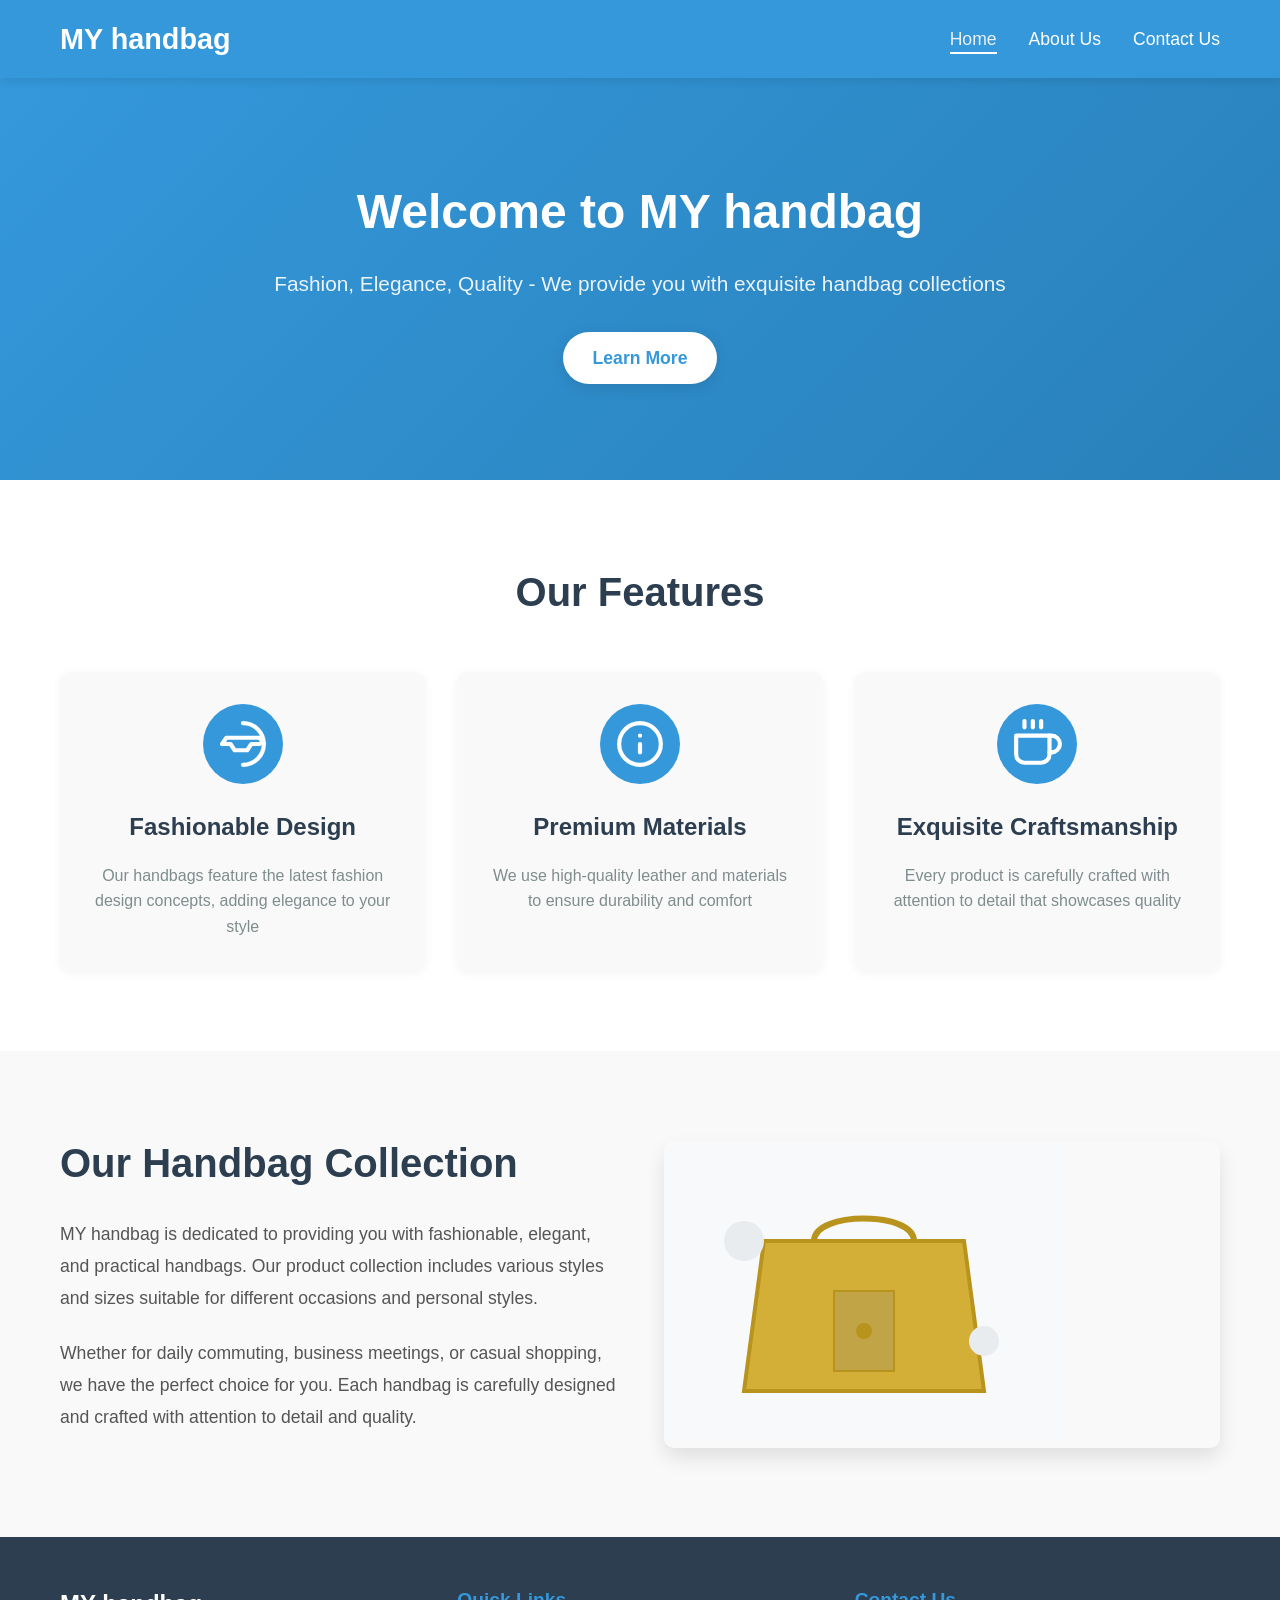
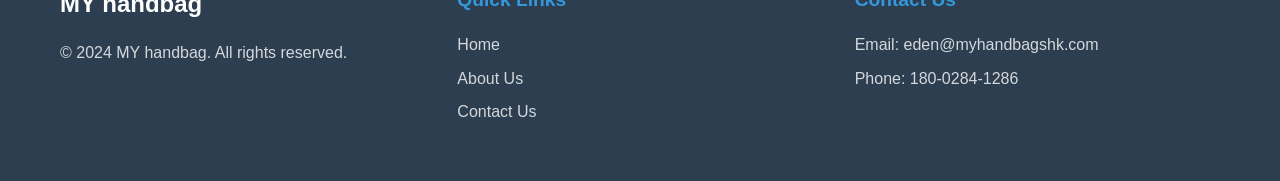
<file: index.html>
<!DOCTYPE html>
<html lang="en">
<head>
    <meta charset="UTF-8">
    <meta name="viewport" content="width=device-width, initial-scale=1.0">
    <title>MY handbag</title>
    <link rel="stylesheet" href="style.css">
</head>
<body>
    <!-- Navigation Bar -->
    <nav class="navbar">
        <div class="container">
            <div class="logo">
                <h1>MY handbag</h1>
            </div>
            <ul class="nav-links">
                <li><a href="index.html" class="active">Home</a></li>
                <li><a href="about.html">About Us</a></li>
                <li><a href="contact.html">Contact Us</a></li>
            </ul>
            <div class="hamburger">
                <span></span>
                <span></span>
                <span></span>
            </div>
        </div>
    </nav>

    <!-- Hero Section -->
    <header class="hero">
        <div class="container">
            <div class="hero-content">
                <h2>Welcome to MY handbag</h2>
                <p>Fashion, Elegance, Quality - We provide you with exquisite handbag collections</p>
                <a href="about.html" class="btn">Learn More</a>
            </div>
        </div>
    </header>

    <!-- Features Section -->
    <section class="features">
        <div class="container">
            <h2>Our Features</h2>
            <div class="features-grid">
                <div class="feature-item">
                    <div class="feature-icon">
                        <svg width="50" height="50" viewBox="0 0 24 24" fill="none" stroke="currentColor" stroke-width="2" stroke-linecap="round" stroke-linejoin="round">
                            <path d="M2 12h4l2 3h6l2-3h4"></path>
                            <path d="M2 12l2-3h16l2 3"></path>
                            <path d="M12 2a10 10 0 0 1 10 10"></path>
                            <path d="M12 22a10 10 0 0 0 10-10"></path>
                        </svg>
                    </div>
                    <h3>Fashionable Design</h3>
                    <p>Our handbags feature the latest fashion design concepts, adding elegance to your style</p>
                </div>
                <div class="feature-item">
                    <div class="feature-icon">
                        <svg width="50" height="50" viewBox="0 0 24 24" fill="none" stroke="currentColor" stroke-width="2" stroke-linecap="round" stroke-linejoin="round">
                            <circle cx="12" cy="12" r="10"></circle>
                            <path d="M12 16v-4"></path>
                            <path d="M12 8h.01"></path>
                        </svg>
                    </div>
                    <h3>Premium Materials</h3>
                    <p>We use high-quality leather and materials to ensure durability and comfort</p>
                </div>
                <div class="feature-item">
                    <div class="feature-icon">
                        <svg width="50" height="50" viewBox="0 0 24 24" fill="none" stroke="currentColor" stroke-width="2" stroke-linecap="round" stroke-linejoin="round">
                            <path d="M18 8h1a4 4 0 0 1 0 8h-1"></path>
                            <path d="M2 8h16v9a4 4 0 0 1-4 4H6a4 4 0 0 1-4-4V8z"></path>
                            <line x1="6" y1="1" x2="6" y2="4"></line>
                            <line x1="10" y1="1" x2="10" y2="4"></line>
                            <line x1="14" y1="1" x2="14" y2="4"></line>
                        </svg>
                    </div>
                    <h3>Exquisite Craftsmanship</h3>
                    <p>Every product is carefully crafted with attention to detail that showcases quality</p>
                </div>
            </div>
        </div>
    </section>

    <!-- Content Section -->
    <section class="content">
        <div class="container">
            <div class="content-grid">
                <div class="content-left">
                    <h2>Our Handbag Collection</h2>
                    <p>MY handbag is dedicated to providing you with fashionable, elegant, and practical handbags. Our product collection includes various styles and sizes suitable for different occasions and personal styles.</p>
                    <p>Whether for daily commuting, business meetings, or casual shopping, we have the perfect choice for you. Each handbag is carefully designed and crafted with attention to detail and quality.</p>
                </div>
                <div class="content-right">
                    <div class="content-image">
                        <svg width="400" height="300" viewBox="0 0 400 300" fill="none" xmlns="http://www.w3.org/2000/svg">
                            <rect width="400" height="300" fill="#f8f9fa"/>
                            <!-- Handbag outline -->
                            <path d="M100 100 L300 100 L320 250 L80 250 Z" fill="#d4af37" stroke="#b8941f" stroke-width="4"/>
                            <!-- Handbag handle -->
                            <path d="M150 100 C150 70 250 70 250 100" stroke="#b8941f" stroke-width="6" fill="none"/>
                            <!-- Handbag decoration -->
                            <rect x="170" y="150" width="60" height="80" fill="#c0a446" stroke="#b8941f" stroke-width="2"/>
                            <circle cx="200" cy="190" r="8" fill="#b8941f"/>
                            <!-- Background decoration -->
                            <circle cx="80" cy="100" r="20" fill="#e9ecef"/>
                            <circle cx="320" cy="200" r="15" fill="#e9ecef"/>
                        </svg>
                    </div>
                </div>
            </div>
        </div>
    </section>

    <!-- Footer -->
    <footer class="footer">
        <div class="container">
            <div class="footer-content">
                <div class="footer-info">
                    <h3>MY handbag</h3>
                    <p>© 2024 MY handbag. All rights reserved.</p>
                </div>
                <div class="footer-links">
                    <h4>Quick Links</h4>
                    <ul>
                        <li><a href="index.html">Home</a></li>
                        <li><a href="about.html">About Us</a></li>
                        <li><a href="contact.html">Contact Us</a></li>
                    </ul>
                </div>
                <div class="footer-contact">
                    <h4>Contact Us</h4>
                    <p>Email: eden@myhandbagshk.com</p>
                    <p>Phone: 180-0284-1286</p>
                </div>
            </div>
        </div>
    </footer>

    <script src="script.js"></script>
</body>
</html>
</file>
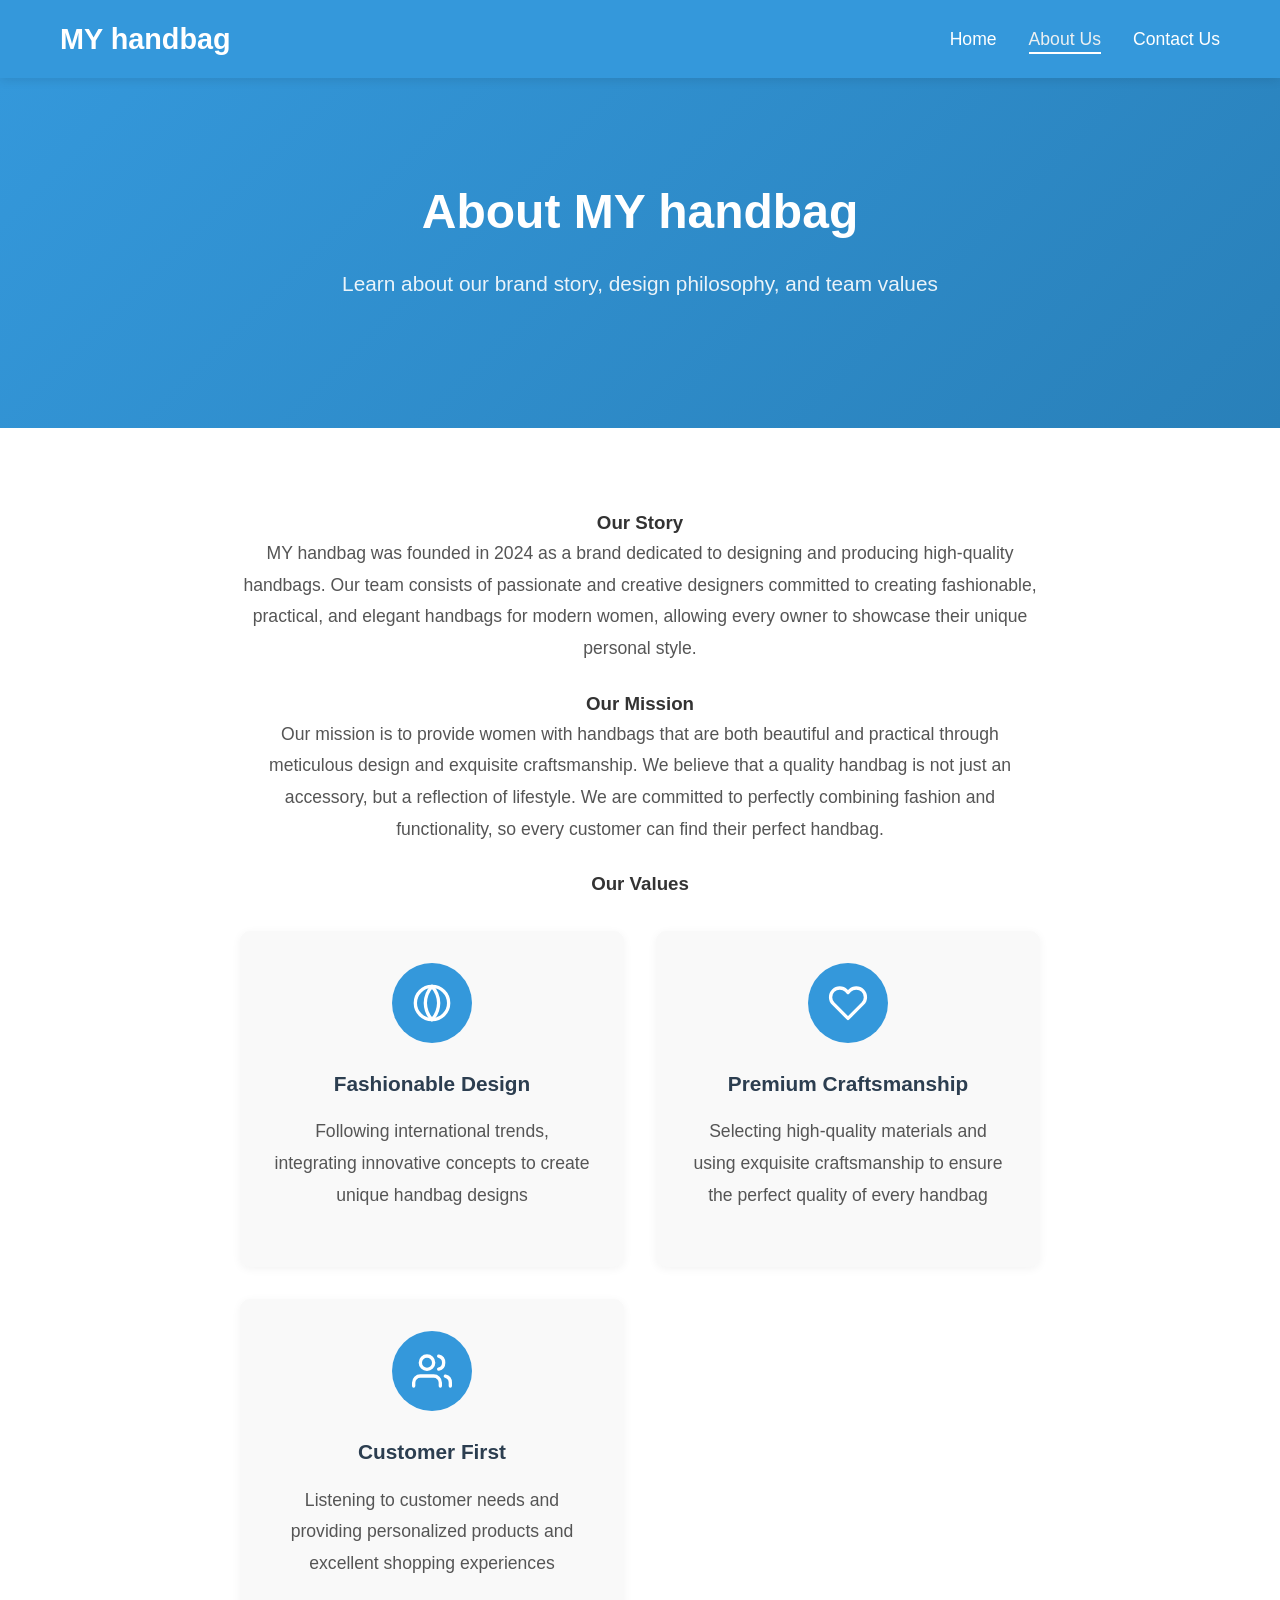
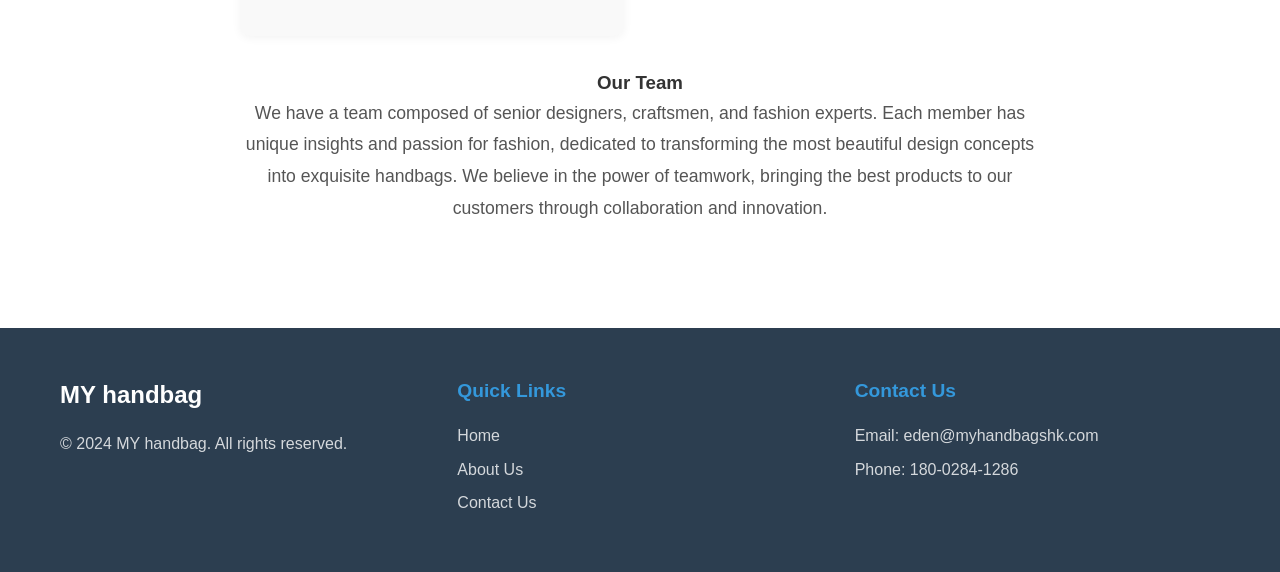
<file: about.html>
<!DOCTYPE html>
<html lang="en">
<head>
    <meta charset="UTF-8">
    <meta name="viewport" content="width=device-width, initial-scale=1.0">
    <title>About Us - MY handbag</title>
    <link rel="stylesheet" href="style.css">
</head>
<body>
    <!-- Navigation Bar -->
    <nav class="navbar">
        <div class="container">
            <div class="logo">
                <h1>MY handbag</h1>
            </div>
            <ul class="nav-links">
                <li><a href="index.html">Home</a></li>
                <li><a href="about.html" class="active">About Us</a></li>
                <li><a href="contact.html">Contact Us</a></li>
            </ul>
            <div class="hamburger">
                <span></span>
                <span></span>
                <span></span>
            </div>
        </div>
    </nav>

    <!-- Hero Section -->
    <header class="hero">
        <div class="container">
            <div class="hero-content">
                <h2>About MY handbag</h2>
                <p>Learn about our brand story, design philosophy, and team values</p>
            </div>
        </div>
    </header>

    <!-- About Us Content -->
    <section class="about">
        <div class="container">
            <div class="about-content">
                <h3>Our Story</h3>
                <p>MY handbag was founded in 2024 as a brand dedicated to designing and producing high-quality handbags. Our team consists of passionate and creative designers committed to creating fashionable, practical, and elegant handbags for modern women, allowing every owner to showcase their unique personal style.</p>
                
                <h3>Our Mission</h3>
                <p>Our mission is to provide women with handbags that are both beautiful and practical through meticulous design and exquisite craftsmanship. We believe that a quality handbag is not just an accessory, but a reflection of lifestyle. We are committed to perfectly combining fashion and functionality, so every customer can find their perfect handbag.</p>
                
                <h3>Our Values</h3>
                <div class="values-grid">
                    <div class="value-item">
                        <div class="feature-icon">
                            <svg width="40" height="40" viewBox="0 0 24 24" fill="none" stroke="currentColor" stroke-width="2" stroke-linecap="round" stroke-linejoin="round">
                                <circle cx="12" cy="12" r="10"></circle>
                                <path d="M12 2a15.3 15.3 0 0 1 4 10 15.3 15.3 0 0 1-4 10 15.3 15.3 0 0 1-4-10 15.3 15.3 0 0 1 4-10z"></path>
                            </svg>
                        </div>
                        <h4>Fashionable Design</h4>
                        <p>Following international trends, integrating innovative concepts to create unique handbag designs</p>
                    </div>
                    <div class="value-item">
                        <div class="feature-icon">
                            <svg width="40" height="40" viewBox="0 0 24 24" fill="none" stroke="currentColor" stroke-width="2" stroke-linecap="round" stroke-linejoin="round">
                                <path d="M20.84 4.61a5.5 5.5 0 0 0-7.78 0L12 5.67l-1.06-1.06a5.5 5.5 0 0 0-7.78 7.78l1.06 1.06L12 21.23l7.78-7.78 1.06-1.06a5.5 5.5 0 0 0 0-7.78z"></path>
                            </svg>
                        </div>
                        <h4>Premium Craftsmanship</h4>
                        <p>Selecting high-quality materials and using exquisite craftsmanship to ensure the perfect quality of every handbag</p>
                    </div>
                    <div class="value-item">
                        <div class="feature-icon">
                            <svg width="40" height="40" viewBox="0 0 24 24" fill="none" stroke="currentColor" stroke-width="2" stroke-linecap="round" stroke-linejoin="round">
                                <path d="M17 21v-2a4 4 0 0 0-4-4H5a4 4 0 0 0-4 4v2"></path>
                                <circle cx="9" cy="7" r="4"></circle>
                                <path d="M23 21v-2a4 4 0 0 0-3-3.87"></path>
                                <path d="M16 3.13a4 4 0 0 1 0 7.75"></path>
                            </svg>
                        </div>
                        <h4>Customer First</h4>
                        <p>Listening to customer needs and providing personalized products and excellent shopping experiences</p>
                    </div>
                </div>
                
                <h3>Our Team</h3>
                <p>We have a team composed of senior designers, craftsmen, and fashion experts. Each member has unique insights and passion for fashion, dedicated to transforming the most beautiful design concepts into exquisite handbags. We believe in the power of teamwork, bringing the best products to our customers through collaboration and innovation.</p>
            </div>
        </div>
    </section>

    <!-- Footer -->
    <footer class="footer">
        <div class="container">
            <div class="footer-content">
                <div class="footer-info">
                    <h3>MY handbag</h3>
                    <p>© 2024 MY handbag. All rights reserved.</p>
                </div>
                <div class="footer-links">
                    <h4>Quick Links</h4>
                    <ul>
                        <li><a href="index.html">Home</a></li>
                        <li><a href="about.html">About Us</a></li>
                        <li><a href="contact.html">Contact Us</a></li>
                    </ul>
                </div>
                <div class="footer-contact">
                    <h4>Contact Us</h4>
                    <p>Email: eden@myhandbagshk.com</p>
                    <p>Phone: 180-0284-1286</p>
                </div>
            </div>
        </div>
    </footer>

    <script src="script.js"></script>
</body>
</html>
</file>
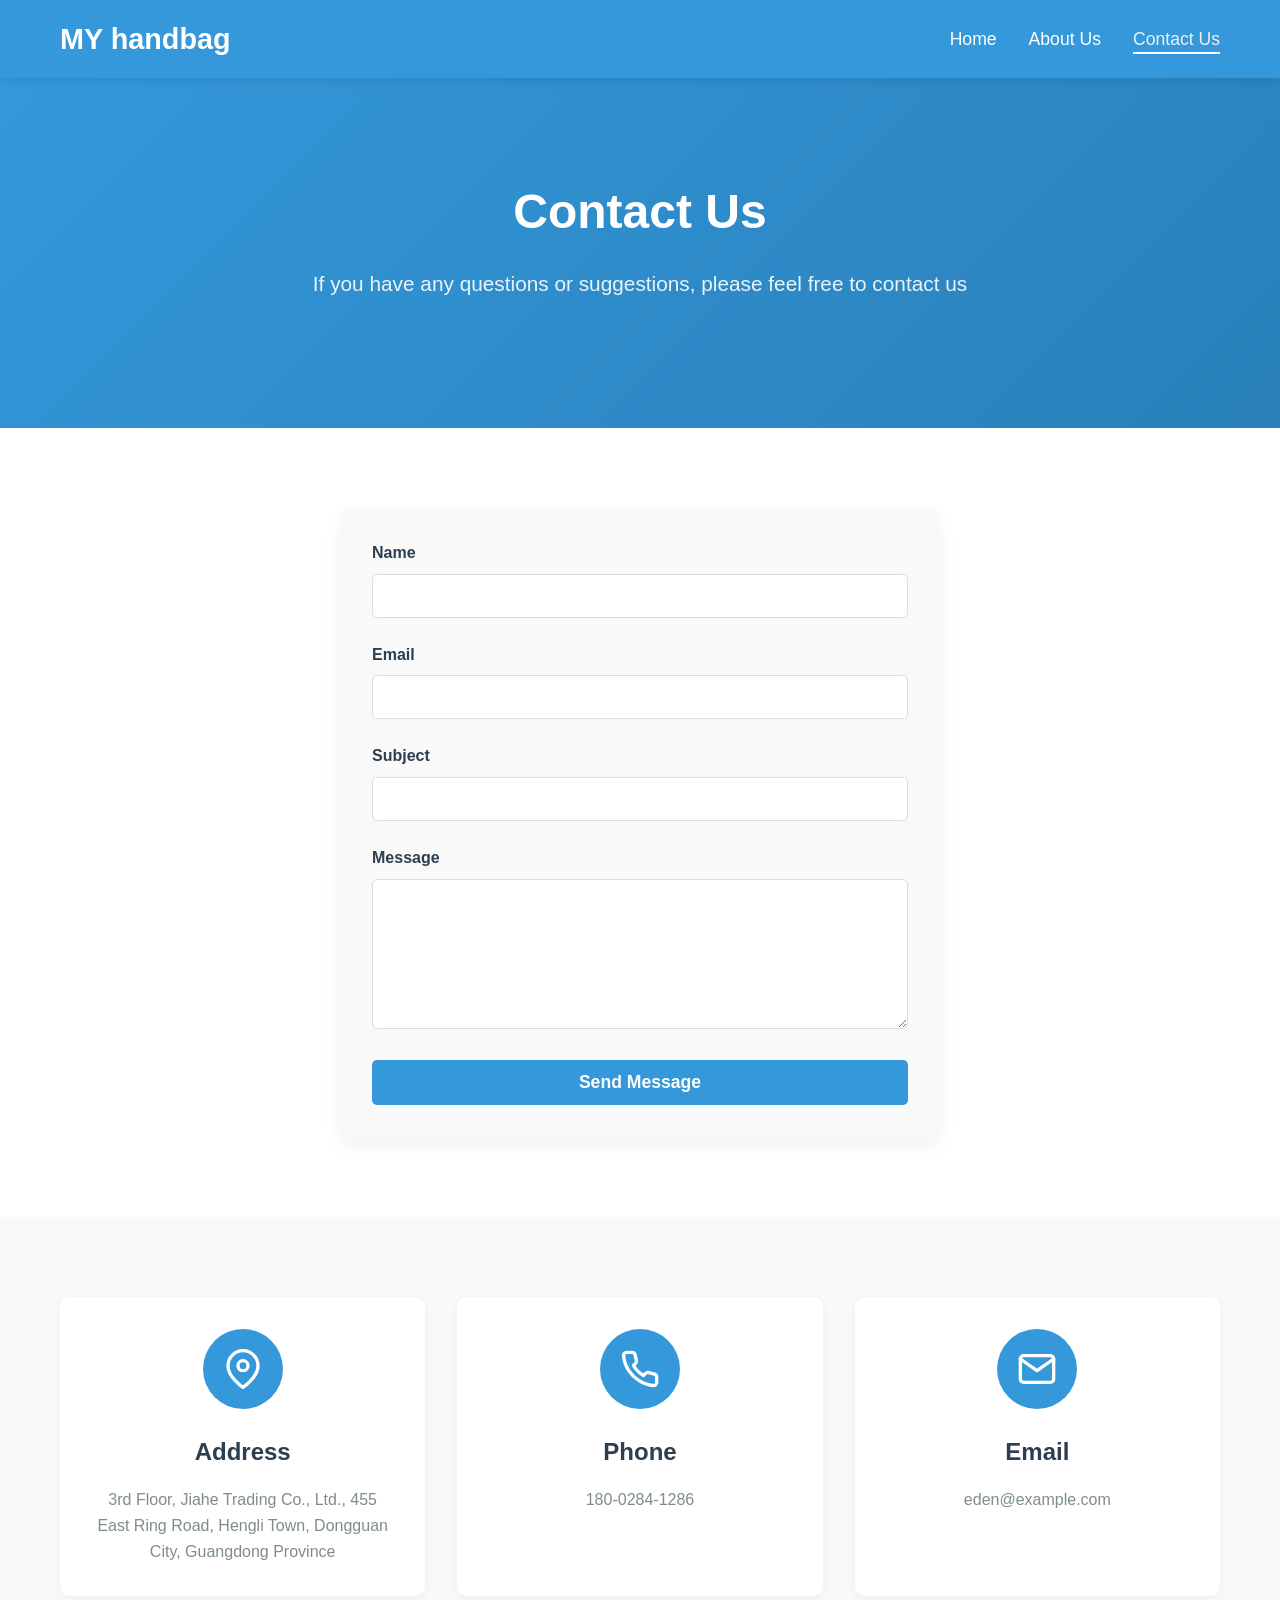
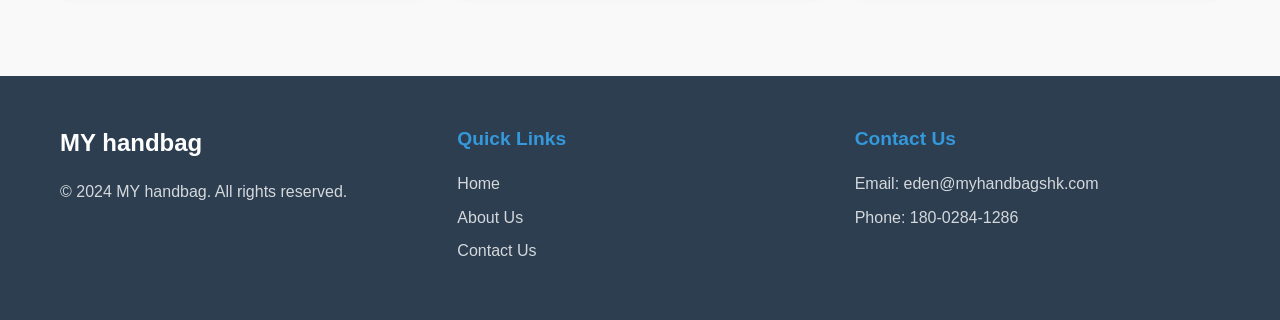
<file: contact.html>
<!DOCTYPE html>
<html lang="en">
<head>
    <meta charset="UTF-8">
    <meta name="viewport" content="width=device-width, initial-scale=1.0">
    <title>Contact Us - MY handbag</title>
    <link rel="stylesheet" href="style.css">
</head>
<body>
    <!-- Navigation Bar -->
    <nav class="navbar">
        <div class="container">
            <div class="logo">
                <h1>MY handbag</h1>
            </div>
            <ul class="nav-links">
                <li><a href="index.html">Home</a></li>
                <li><a href="about.html">About Us</a></li>
                <li><a href="contact.html" class="active">Contact Us</a></li>
            </ul>
            <div class="hamburger">
                <span></span>
                <span></span>
                <span></span>
            </div>
        </div>
    </nav>

    <!-- Hero Section -->
    <header class="hero">
        <div class="container">
            <div class="hero-content">
                <h2>Contact Us</h2>
                <p>If you have any questions or suggestions, please feel free to contact us</p>
            </div>
        </div>
    </header>

    <!-- Contact Form -->
    <section class="contact">
        <div class="container">
            <form class="contact-form">
                <div class="form-group">
                    <label for="name">Name</label>
                    <input type="text" id="name" name="name" required>
                </div>
                <div class="form-group">
                    <label for="email">Email</label>
                    <input type="email" id="email" name="email" required>
                </div>
                <div class="form-group">
                    <label for="subject">Subject</label>
                    <input type="text" id="subject" name="subject" required>
                </div>
                <div class="form-group">
                    <label for="message">Message</label>
                    <textarea id="message" name="message" required></textarea>
                </div>
                <button type="submit" class="submit-btn">Send Message</button>
            </form>
        </div>
    </section>

    <!-- Contact Information -->
    <section class="contact-info">
        <div class="container">
            <div class="contact-info-grid">
                <div class="contact-info-item">
                    <div class="feature-icon">
                        <svg width="40" height="40" viewBox="0 0 24 24" fill="none" stroke="currentColor" stroke-width="2" stroke-linecap="round" stroke-linejoin="round">
                            <path d="M21 10c0 7-9 13-9 13s-9-6-9-13a9 9 0 0 1 18 0z"></path>
                            <circle cx="12" cy="10" r="3"></circle>
                        </svg>
                    </div>
                    <h3>Address</h3>
                    <p>3rd Floor, Jiahe Trading Co., Ltd., 455 East Ring Road, Hengli Town, Dongguan City, Guangdong Province</p>
                </div>
                <div class="contact-info-item">
                    <div class="feature-icon">
                        <svg width="40" height="40" viewBox="0 0 24 24" fill="none" stroke="currentColor" stroke-width="2" stroke-linecap="round" stroke-linejoin="round">
                            <path d="M22 16.92v3a2 2 0 0 1-2.18 2 19.79 19.79 0 0 1-8.63-3.07 19.5 19.5 0 0 1-6-6 19.79 19.79 0 0 1-3.07-8.67A2 2 0 0 1 4.11 2h3a2 2 0 0 1 2 1.72 12.84 12.84 0 0 0 .7 2.81 2 2 0 0 1-.45 2.11L8.09 9.91a16 16 0 0 0 6 6l1.27-1.27a2 2 0 0 1 2.11-.45 12.84 12.84 0 0 0 2.81.7A2 2 0 0 1 22 16.92z"></path>
                        </svg>
                    </div>
                    <h3>Phone</h3>
                    <p>180-0284-1286</p>
                </div>
                <div class="contact-info-item">
                    <div class="feature-icon">
                        <svg width="40" height="40" viewBox="0 0 24 24" fill="none" stroke="currentColor" stroke-width="2" stroke-linecap="round" stroke-linejoin="round">
                            <path d="M4 4h16c1.1 0 2 .9 2 2v12c0 1.1-.9 2-2 2H4c-1.1 0-2-.9-2-2V6c0-1.1.9-2 2-2z"></path>
                            <polyline points="22,6 12,13 2,6"></polyline>
                        </svg>
                    </div>
                    <h3>Email</h3>
                    <p>eden@example.com</p>
                </div>
            </div>
        </div>
    </section>

    <!-- Footer -->
    <footer class="footer">
        <div class="container">
            <div class="footer-content">
                <div class="footer-info">
                    <h3>MY handbag</h3>
                    <p>© 2024 MY handbag. All rights reserved.</p>
                </div>
                <div class="footer-links">
                    <h4>Quick Links</h4>
                    <ul>
                        <li><a href="index.html">Home</a></li>
                        <li><a href="about.html">About Us</a></li>
                        <li><a href="contact.html">Contact Us</a></li>
                    </ul>
                </div>
                <div class="footer-contact">
                    <h4>Contact Us</h4>
                    <p>Email: eden@myhandbagshk.com</p>
                    <p>Phone: 180-0284-1286</p>
                </div>
            </div>
        </div>
    </footer>

    <script src="script.js"></script>
</body>
</html>
</file>
<file: style.css>
/* 全局样式 */
* {
    margin: 0;
    padding: 0;
    box-sizing: border-box;
}

body {
    font-family: 'Segoe UI', Tahoma, Geneva, Verdana, sans-serif;
    line-height: 1.6;
    color: #333;
    background-color: #f9f9f9;
}

.container {
    max-width: 1200px;
    margin: 0 auto;
    padding: 0 20px;
}

/* 导航栏样式 */
.navbar {
    background-color: #3498db;
    color: white;
    padding: 1rem 0;
    position: sticky;
    top: 0;
    z-index: 1000;
    box-shadow: 0 2px 10px rgba(0, 0, 0, 0.1);
}

.navbar .container {
    display: flex;
    justify-content: space-between;
    align-items: center;
}

.navbar .logo h1 {
    font-size: 1.8rem;
    font-weight: 700;
}

.nav-links {
    display: flex;
    list-style: none;
}

.nav-links li {
    margin-left: 2rem;
}

.nav-links a {
    color: white;
    text-decoration: none;
    font-size: 1.1rem;
    font-weight: 500;
    transition: all 0.3s ease;
    position: relative;
}

.nav-links a:hover,
.nav-links a.active {
    color: #ecf0f1;
}

.nav-links a::after {
    content: '';
    position: absolute;
    width: 0;
    height: 2px;
    bottom: -5px;
    left: 0;
    background-color: white;
    transition: width 0.3s ease;
}

.nav-links a:hover::after,
.nav-links a.active::after {
    width: 100%;
}

.hamburger {
    display: none;
    flex-direction: column;
    cursor: pointer;
}

.hamburger span {
    width: 25px;
    height: 3px;
    background-color: white;
    margin: 3px 0;
    transition: 0.3s;
}

/* 英雄区域样式 */
.hero {
    background: linear-gradient(135deg, #3498db 0%, #2980b9 100%);
    color: white;
    padding: 6rem 0;
    text-align: center;
}

.hero-content h2 {
    font-size: 3rem;
    margin-bottom: 1rem;
    font-weight: 700;
}

.hero-content p {
    font-size: 1.3rem;
    margin-bottom: 2rem;
    opacity: 0.9;
}

.btn {
    display: inline-block;
    background-color: white;
    color: #3498db;
    padding: 12px 30px;
    text-decoration: none;
    border-radius: 50px;
    font-size: 1.1rem;
    font-weight: 600;
    transition: all 0.3s ease;
    box-shadow: 0 4px 15px rgba(0, 0, 0, 0.1);
}

.btn:hover {
    transform: translateY(-3px);
    box-shadow: 0 6px 20px rgba(0, 0, 0, 0.15);
}

/* 特色部分样式 */
.features {
    padding: 5rem 0;
    background-color: white;
}

.features h2 {
    text-align: center;
    font-size: 2.5rem;
    margin-bottom: 3rem;
    color: #2c3e50;
}

.features-grid {
    display: grid;
    grid-template-columns: repeat(auto-fit, minmax(300px, 1fr));
    gap: 2rem;
}

.feature-item {
    text-align: center;
    padding: 2rem;
    background-color: #f9f9f9;
    border-radius: 10px;
    transition: all 0.3s ease;
    box-shadow: 0 2px 10px rgba(0, 0, 0, 0.05);
}

.feature-item:hover {
    transform: translateY(-5px);
    box-shadow: 0 10px 20px rgba(0, 0, 0, 0.1);
}

.feature-icon {
    width: 80px;
    height: 80px;
    margin: 0 auto 1.5rem;
    background-color: #3498db;
    border-radius: 50%;
    display: flex;
    align-items: center;
    justify-content: center;
    color: white;
}

.feature-item h3 {
    font-size: 1.5rem;
    margin-bottom: 1rem;
    color: #2c3e50;
}

.feature-item p {
    color: #7f8c8d;
    line-height: 1.6;
}

/* 内容部分样式 */
.content {
    padding: 5rem 0;
    background-color: #f9f9f9;
}

.content-grid {
    display: grid;
    grid-template-columns: 1fr 1fr;
    gap: 3rem;
    align-items: center;
}

.content-left h2 {
    font-size: 2.5rem;
    margin-bottom: 1.5rem;
    color: #2c3e50;
}

.content-left p {
    font-size: 1.1rem;
    margin-bottom: 1.5rem;
    color: #555;
    line-height: 1.8;
}

.content-image {
    width: 100%;
    height: auto;
    border-radius: 10px;
    overflow: hidden;
    box-shadow: 0 10px 20px rgba(0, 0, 0, 0.1);
}

/* 联系信息部分样式 */
.contact-info {
    padding: 5rem 0;
    background-color: #f9f9f9;
}

.contact-info-grid {
    display: grid;
    grid-template-columns: repeat(auto-fit, minmax(250px, 1fr));
    gap: 2rem;
}

.contact-info-item {
    text-align: center;
    padding: 2rem;
    background-color: white;
    border-radius: 10px;
    transition: all 0.3s ease;
    box-shadow: 0 2px 10px rgba(0, 0, 0, 0.05);
}

.contact-info-item:hover {
    transform: translateY(-5px);
    box-shadow: 0 10px 20px rgba(0, 0, 0, 0.1);
}

.contact-info-item h3 {
    font-size: 1.5rem;
    margin-bottom: 1rem;
    color: #2c3e50;
}

.contact-info-item p {
    color: #7f8c8d;
    line-height: 1.6;
}

/* 关于页面的价值观网格 */
.values-grid {
    display: grid;
    grid-template-columns: repeat(auto-fit, minmax(250px, 1fr));
    gap: 2rem;
    margin: 2rem 0;
}

.value-item {
    text-align: center;
    padding: 2rem;
    background-color: #f9f9f9;
    border-radius: 10px;
    transition: all 0.3s ease;
    box-shadow: 0 2px 10px rgba(0, 0, 0, 0.05);
}

.value-item:hover {
    transform: translateY(-5px);
    box-shadow: 0 10px 20px rgba(0, 0, 0, 0.1);
}

.value-item h4 {
    font-size: 1.3rem;
    margin-bottom: 1rem;
    color: #2c3e50;
}

.value-item p {
    color: #7f8c8d;
    line-height: 1.6;
}

/* 页脚样式 */
.footer {
    background-color: #2c3e50;
    color: white;
    padding: 3rem 0 1rem;
}

.footer-content {
    display: grid;
    grid-template-columns: repeat(auto-fit, minmax(250px, 1fr));
    gap: 2rem;
    margin-bottom: 2rem;
}

.footer-info h3 {
    font-size: 1.5rem;
    margin-bottom: 1rem;
}

.footer-info p {
    opacity: 0.8;
}

.footer-links h4,
.footer-contact h4 {
    font-size: 1.2rem;
    margin-bottom: 1rem;
    color: #3498db;
}

.footer-links ul {
    list-style: none;
}

.footer-links li {
    margin-bottom: 0.5rem;
}

.footer-links a {
    color: white;
    text-decoration: none;
    opacity: 0.8;
    transition: opacity 0.3s ease;
}

.footer-links a:hover {
    opacity: 1;
}

.footer-contact p {
    opacity: 0.8;
    margin-bottom: 0.5rem;
}

/* 关于页面样式 */
.about {
    padding: 5rem 0;
    background-color: white;
}

.about h2 {
    text-align: center;
    font-size: 2.5rem;
    margin-bottom: 3rem;
    color: #2c3e50;
}

.about-content {
    max-width: 800px;
    margin: 0 auto;
    text-align: center;
}

.about-content p {
    font-size: 1.1rem;
    margin-bottom: 1.5rem;
    color: #555;
    line-height: 1.8;
}

/* 联系页面样式 */
.contact {
    padding: 5rem 0;
    background-color: white;
}

.contact h2 {
    text-align: center;
    font-size: 2.5rem;
    margin-bottom: 3rem;
    color: #2c3e50;
}

.contact-form {
    max-width: 600px;
    margin: 0 auto;
    background-color: #f9f9f9;
    padding: 2rem;
    border-radius: 10px;
    box-shadow: 0 10px 20px rgba(0, 0, 0, 0.05);
}

.form-group {
    margin-bottom: 1.5rem;
}

.form-group label {
    display: block;
    margin-bottom: 0.5rem;
    font-weight: 600;
    color: #2c3e50;
}

.form-group input,
.form-group textarea {
    width: 100%;
    padding: 12px;
    border: 1px solid #ddd;
    border-radius: 5px;
    font-size: 1rem;
    font-family: inherit;
}

.form-group input:focus,
.form-group textarea:focus {
    outline: none;
    border-color: #3498db;
    box-shadow: 0 0 0 2px rgba(52, 152, 219, 0.2);
}

.form-group textarea {
    resize: vertical;
    min-height: 150px;
}

.submit-btn {
    width: 100%;
    background-color: #3498db;
    color: white;
    padding: 12px;
    border: none;
    border-radius: 5px;
    font-size: 1.1rem;
    font-weight: 600;
    cursor: pointer;
    transition: background-color 0.3s ease;
}

.submit-btn:hover {
    background-color: #2980b9;
}

/* 响应式设计 */
@media (max-width: 768px) {
    .nav-links {
        position: fixed;
        top: 70px;
        left: -100%;
        flex-direction: column;
        background-color: #3498db;
        width: 100%;
        text-align: center;
        transition: 0.3s;
        box-shadow: 0 10px 20px rgba(0, 0, 0, 0.1);
    }

    .nav-links.active {
        left: 0;
    }

    .nav-links li {
        margin: 1.5rem 0;
    }

    .hamburger {
        display: flex;
    }

    .hero-content h2 {
        font-size: 2.2rem;
    }

    .hero-content p {
        font-size: 1.1rem;
    }

    .content-grid {
        grid-template-columns: 1fr;
        gap: 2rem;
    }

    .features h2,
    .content-left h2,
    .about h2,
    .contact h2 {
        font-size: 2rem;
    }
}

@media (max-width: 480px) {
    .hero {
        padding: 4rem 0;
    }

    .hero-content h2 {
        font-size: 1.8rem;
    }

    .features,
    .content,
    .about,
    .contact {
        padding: 3rem 0;
    }

    .features-grid {
        grid-template-columns: 1fr;
    }
}

/* 动画效果 */
@keyframes fadeIn {
    from {
        opacity: 0;
        transform: translateY(20px);
    }
    to {
        opacity: 1;
        transform: translateY(0);
    }
}

.feature-item,
.content-left,
.content-right {
    animation: fadeIn 0.6s ease forwards;
}

.feature-item:nth-child(2) {
    animation-delay: 0.2s;
}

.feature-item:nth-child(3) {
    animation-delay: 0.4s;
}
</file>
